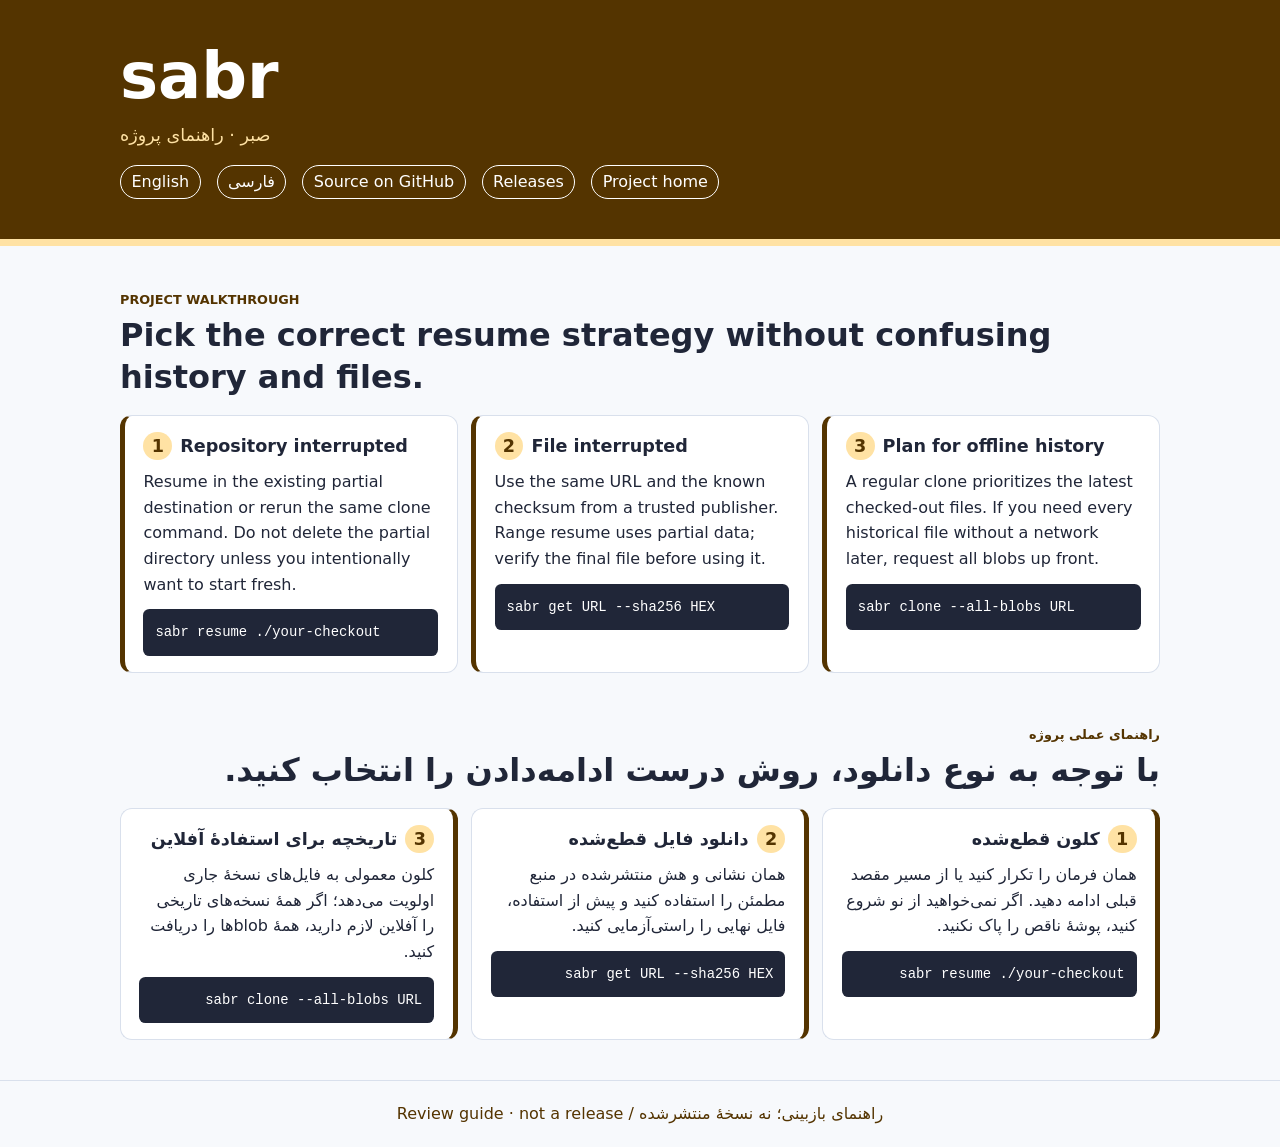
<file: docs/project-guide.html>
<!doctype html>
<html lang="en">
<head>
<meta charset="utf-8">
<meta name="viewport" content="width=device-width, initial-scale=1">
<meta name="description" content="Pick the correct resume strategy without confusing history and files.">
<title>sabr · Project guide / راهنمای پروژه</title>
<style>
:root{--ink:#202638;--brand:#543400;--pastel:#ffe2a4;font:1rem/1.6 system-ui,sans-serif;color:var(--ink);background:#f7f9fc}
*{box-sizing:border-box}body{margin:0}a{color:inherit}a:focus-visible,pre:focus-visible{outline:3px solid #3569e2;outline-offset:4px}
header{background:var(--brand);color:#fff;padding:2.5rem max(1.25rem,calc((100vw - 65rem)/2));border-bottom:.45rem solid var(--pastel)}
header h1{font-size:clamp(2rem,8vw,4rem);margin:0;overflow-wrap:anywhere;line-height:1.15}header p{color:var(--pastel);margin:.45rem 0 1rem;font-size:1.1rem}
nav{display:flex;flex-wrap:wrap;gap:.6rem 1rem}nav a{padding:.2rem .65rem;border:1px solid currentColor;border-radius:999px;text-decoration:none}
nav a:hover{background:var(--pastel);color:var(--brand)}
main{width:min(65rem,100% - 2.5rem);margin:2.5rem auto}section+section{margin-top:3rem}.intro span{font-size:.8rem;font-weight:700;color:var(--brand)}
h2{font-size:clamp(1.4rem,4vw,2rem);line-height:1.3;margin:.25rem 0 1rem}.steps{padding:0;margin:0;display:grid;gap:.85rem;list-style:none;counter-reset:steps}
.steps li{background:#fff;border:1px solid #d9e0ec;border-inline-start:5px solid var(--brand);border-radius:.75rem;padding:1rem 1.15rem;counter-increment:steps;min-width:0}
h3{margin:0;line-height:1.3;font-size:1.1rem}h3::before{content:counter(steps);display:inline-grid;place-items:center;margin-inline-end:.5rem;background:var(--pastel);color:var(--brand);border-radius:50%;width:1.8rem;height:1.8rem}
p{margin:.55rem 0}pre{overflow:auto;white-space:pre;font-size:.87rem;border-radius:.4rem;background:#202638;color:#fff;padding:.75rem;margin:.75rem 0 0}
footer{padding:1.25rem;text-align:center;color:var(--brand);border-top:1px solid #d9e0ec}
@media(min-width:52rem){.steps{grid-template-columns:repeat(3,minmax(0,1fr))}}
</style>
</head>
<body><header><h1>sabr</h1><p lang="fa" dir="rtl" style="text-align:left">صبر · راهنمای پروژه</p>
<nav aria-label="Page links"><a href="#en">English</a><a href="#fa" lang="fa">فارسی</a><a href="https://github.com/mrzroot/sabr">Source on GitHub</a><a href="https://github.com/mrzroot/sabr/releases">Releases</a><a href="./index.html">Project home</a></nav>
</header><main><section id="en" lang="en" dir="ltr" aria-labelledby="title-en">
<div class="intro"><span>PROJECT WALKTHROUGH</span><h2 id="title-en">Pick the correct resume strategy without confusing history and files.</h2></div>
<ol class="steps"><li><h3>Repository interrupted</h3><p>Resume in the existing partial destination or rerun the same clone command. Do not delete the partial directory unless you intentionally want to start fresh.</p><pre dir="ltr" tabindex="0"><code>sabr resume ./your-checkout</code></pre></li>
<li><h3>File interrupted</h3><p>Use the same URL and the known checksum from a trusted publisher. Range resume uses partial data; verify the final file before using it.</p><pre dir="ltr" tabindex="0"><code>sabr get URL --sha256 HEX</code></pre></li>
<li><h3>Plan for offline history</h3><p>A regular clone prioritizes the latest checked-out files. If you need every historical file without a network later, request all blobs up front.</p><pre dir="ltr" tabindex="0"><code>sabr clone --all-blobs URL</code></pre></li></ol>
</section>
<section id="fa" lang="fa" dir="rtl" aria-labelledby="title-fa">
<div class="intro"><span>راهنمای عملی پروژه</span><h2 id="title-fa">با توجه به نوع دانلود، روش درست ادامه‌دادن را انتخاب کنید.</h2></div>
<ol class="steps"><li><h3>کلون قطع‌شده</h3><p>همان فرمان را تکرار کنید یا از مسیر مقصد قبلی ادامه دهید. اگر نمی‌خواهید از نو شروع کنید، پوشهٔ ناقص را پاک نکنید.</p><pre dir="ltr" tabindex="0"><code>sabr resume ./your-checkout</code></pre></li>
<li><h3>دانلود فایل قطع‌شده</h3><p>همان نشانی و هش منتشرشده در منبع مطمئن را استفاده کنید و پیش از استفاده، فایل نهایی را راستی‌آزمایی کنید.</p><pre dir="ltr" tabindex="0"><code>sabr get URL --sha256 HEX</code></pre></li>
<li><h3>تاریخچه برای استفادهٔ آفلاین</h3><p>کلون معمولی به فایل‌های نسخهٔ جاری اولویت می‌دهد؛ اگر همهٔ نسخه‌های تاریخی را آفلاین لازم دارید، همهٔ blobها را دریافت کنید.</p><pre dir="ltr" tabindex="0"><code>sabr clone --all-blobs URL</code></pre></li></ol>
</section></main>
<footer>Review guide · not a release / <span lang="fa" dir="rtl">راهنمای بازبینی؛ نه نسخهٔ منتشرشده</span></footer></body></html>
</file>
